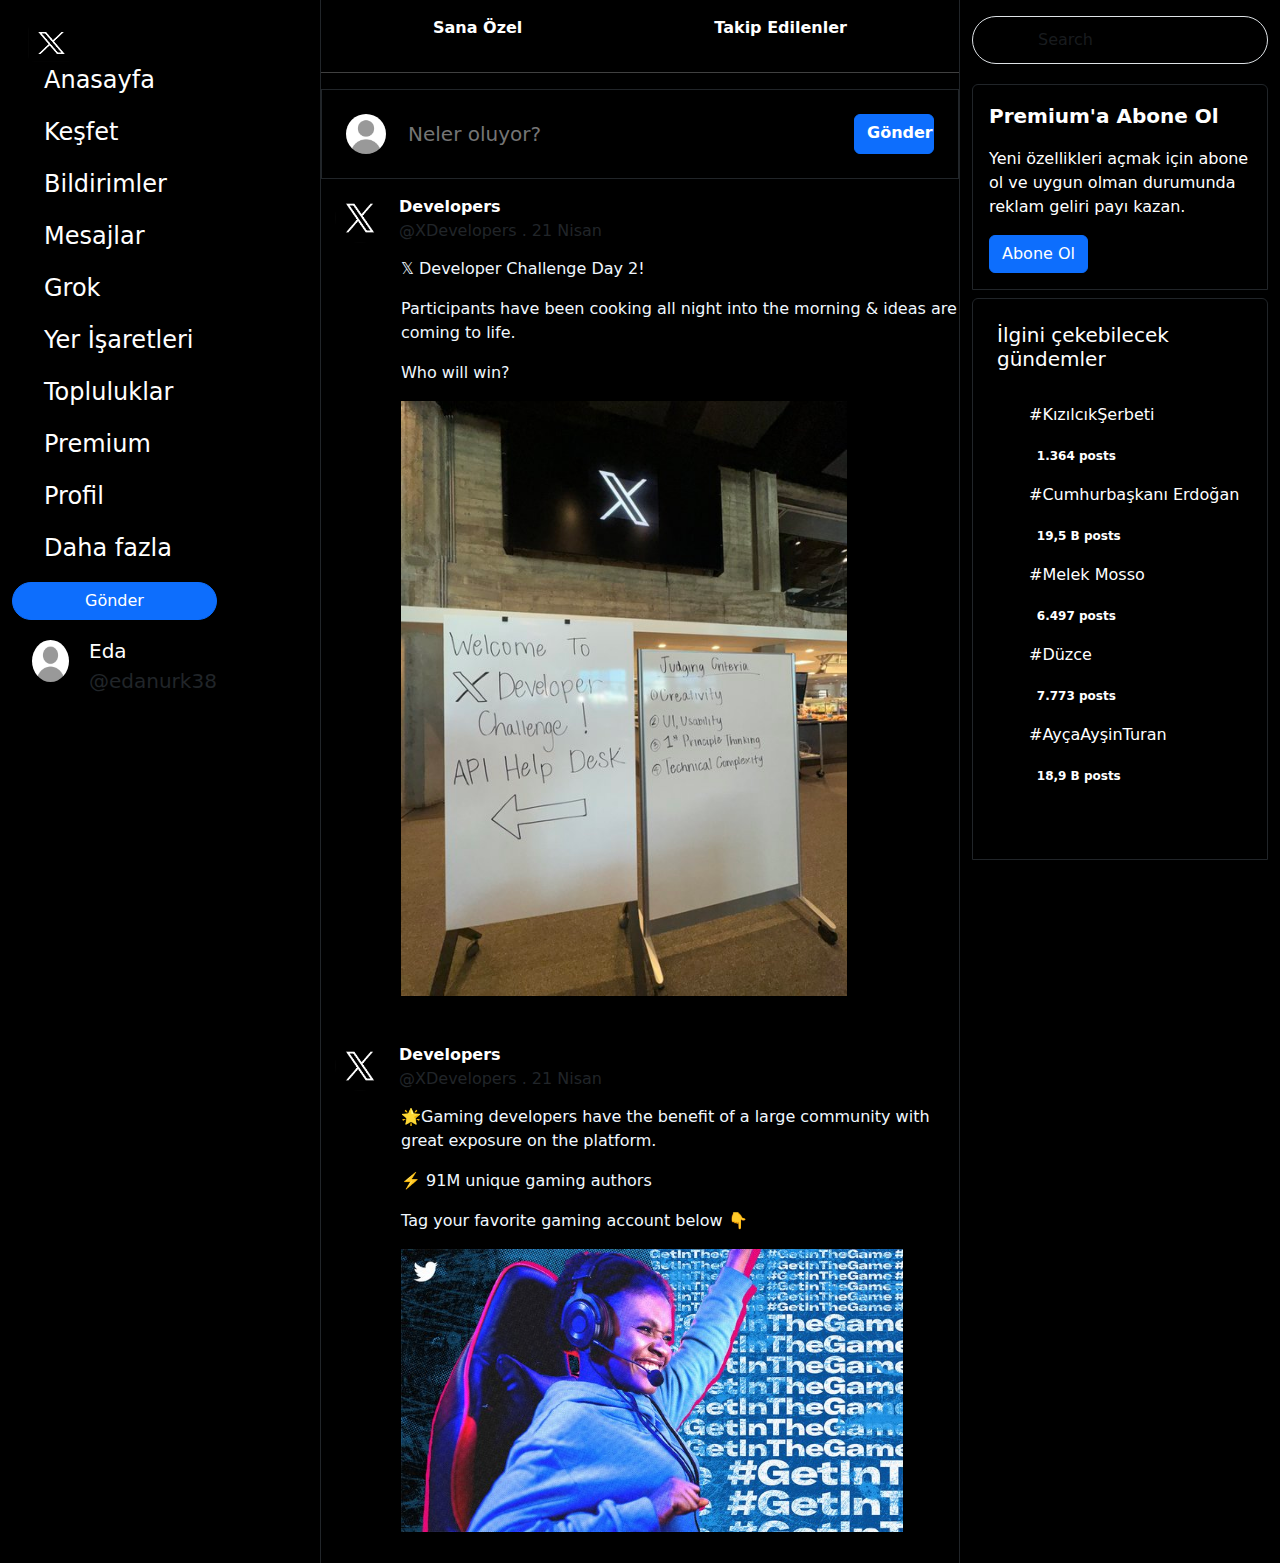
<file: index4.html>
<!DOCTYPE html>
<html lang="tr">

<head>
  <meta charset="UTF-8">
  <meta name="viewport" content="width=device-width, initial-scale=1.0">
  <title>Document</title>
  <link rel="stylesheet" href="css/bootstrap.min.css">
  <link rel="stylesheet" href="style4.css">
  <!-- <link href="https://cdn.jsdelivr.net/npm/bootstrap@5.3.0/dist/css/bootstrap.min.css" rel="stylesheet"> -->

  <!-- <link href="https://stackpath.bootstrapcdn.com/bootstrap/4.5.2/css/bootstrap.min.css" rel="stylesheet"> -->
  <link rel="stylesheet" href="https://use.fontawesome.com/releases/v5.7.0/css/all.css"
    integrity="sha384-lZN37f5QGtY3VHgisS14W3ExzMWZxybE1SJSEsQp9S+oqd12jhcu+A56Ebc1zFSJ" crossorigin="anonymous">

</head>

<body>


  <div class="container-fluid">
    <div class="row">
      <div class="col-md-3">

        <div class="nav d-flex">
          <div class="fs-4 ">
            <a href="#" class="nav-link active btn-nav-link">
              <div class="logo mt-2  ">
                <img class="rounded mt-2  " src="x logo.avif " />
              </div>
              <i class="fas fa-home p-2 fs-4  "></i> Anasayfa
            </a>
            <a href="#" class="nav-link btn-nav-link">
              <i class="fas fa-search p-2 fs-4 "></i> Keşfet
            </a>
            <a href="#" class="nav-link btn-nav-link">
              <i class="fas fa-bell p-2 fs-4 "></i> Bildirimler
            </a>
            <a href="#" class="nav-link btn-nav-link">
              <i class="fas fa-envelope p-2 fs-4 "></i> Mesajlar
            </a>
            <a href="#" class="nav-link btn-nav-link">
              <i class="fas fa-cogs p-2 fs-4 "></i> Grok
            </a>
            <a href="#" class="nav-link btn-nav-link">
              <i class="fas fa-bookmark p-2 fs-4 "></i> Yer İşaretleri
            </a>
            <a href="#" class="nav-link btn-nav-link">
              <i class="fas fa-users p-2 fs-4 "></i> Topluluklar
            </a>
            <a href="#" class="nav-link btn-nav-link">
              <i class="fas fa-star p-2 fs-4 "></i> Premium
            </a>
            <a href="#" class="nav-link btn-nav-link">
              <i class="fas fa-user p-2 fs-4 "></i> Profil
            </a>
            <a href="#" class="nav-link btn-nav-link">
              <i class="fas fa-ellipsis-h p-2 fs-4 "></i> Daha fazla
            </a>

            <div class="d-flex ">
              <button type="button" class="btn btn-primary rounded-pill  flex-grow-1  mt-2 ">Gönder</button>
            </div>

            <div class="d-flex">
              <img src="profilx.png" class="rounded-circle my-photo">
              <div class=" mt-3 ">
                <div class="text-white fs-5">Eda</div>
                <div class="mx-auto fs-5">
                  @edanurk38
                </div>
              </div>
            </div>
          </div>
        </div>

      </div>


      <div class="col-md-6 p-0 border-end border-dark border-start">
        <div class="header">

          <div class="d-flex justify-content-center justify-content-around  fw-bold p-3  text-white">
            <div class="col-example mx-5">Sana Özel</div>
            <div class="col-example px-5">Takip Edilenler</div>
          </div>
        </div>
        <hr class="text-white">
        <div class="main">
          <div class="tweetBox">
            <form>
              <div class="tweetBox_input border border-1 border-dark mt-3 d-flex   p-4 m-0">
                <img src="profilx.png" class="rounded-circle" width="40px" alt="" />
                <input type="text " placeholder="Neler oluyor?" />
                <button class="tweetBox_tweetButton   btn btn-primary fw-bold  ">Gönder </button>
              </div>
            </form>
          </div>
        </div>


        <div class="post-body">
          <div class="d-flex">
            <img src="x logo.avif" class="img-fluid2  " width="40px">
            <div class=" mt-3 ">
              <div class="text-white fw-bolder">Developers</div>
              <div class="mx-auto ">
                @XDevelopers . 21 Nisan
              </div>
            </div>

          </div>
          <div class="twitt-text">
            <p class="text">𝕏 Developer Challenge Day 2!
            </p>
            <p class="text">Participants have been cooking all night into the morning & ideas are coming to life.</p>
            <p class="text"> Who will win?</p>
            <img src="developers.jpeg" class=" img-fluid ">

          </div>


          <div class="icon mt-3">
            <i class="fas fa-comment  "></i>
            <i class="fas fa-retweet  "></i>
            <i class="fas fa-heart  "></i>
          </div>




          <div class="post2-body">
            <div class="d-flex">
              <img src="x logo.avif" class="img-fluid2  " width="40px">
              <div class=" mt-3 ">
                <div class="text-white fw-bolder">Developers</div>
                <div class="mx-auto ">
                  @XDevelopers . 21 Nisan
                </div>
              </div>
            </div>
            <div class="twitt2-text">
              <p class="text2">🌟Gaming developers have the benefit of a large community with great exposure on the
                platform.

              </p>
              <p class="text2">⚡️ 91M unique gaming authors</p>
              <p class="text2"> Tag your favorite gaming account below 👇</p>
              <img src="developers2.jpeg" class=" img-fluid3    ">

            </div>
            <div class="icon mt-3">
              <i class="fas fa-comment  "></i>
              <i class="fas fa-retweet  "></i>
              <i class="fas fa-heart  "></i>
            </div>
          </div>










        </div>


      </div>
























      <div class="col-md-3">
        <div class="Search-container">
          <div class="widgets_input" >
            <div class="d-flex border rounded-pill">
              <div><i class='fas fa-search px-4 mt-3'></i></div>
              <div class="search-input">
                <input class="form-control text-white" type="search" placeholder="Search" style="background-color: black;">
              </div>
            </div>
          </div>


          <div class="Premium-abonecontainer border rounded-top border border-1 border-dark">
            <p class="abone-text1"> Premium'a Abone Ol</p>
            <p class="abone-text">Yeni özellikleri açmak için abone ol ve uygun olman durumunda reklam geliri payı
              kazan.
            </p>
            <button type="button" class="btn btn-primary">Abone Ol</button>

          </div>


          <div class="postcontainer border border-1 border-dark p-4 rounded-top mt-2 text-white"
            style="background-color: black;">
            <h5>İlgini çekebilecek gündemler</h5>
            <ul class="list-group-dark my-5 mt-3 ">
              <li class="list-group-item py-3 ">#KızılcıkŞerbeti</li>
              <span class="badge badge-primary ">1.364 posts</span>

              <li class="list-group-item py-3">#Cumhurbaşkanı Erdoğan</li>
              <span class="badge badge-primary badge-pill">19,5 B posts</span>


              <li class="list-group-item py-3 ">#Melek Mosso</li>
              <span class="badge badge-primary badge-pill">6.497 posts</span>

              <li class="list-group-item py-3">#Düzce</li>
              <span class="badge badge-primary badge-pill">7.773 posts</span>
              <li class="list-group-item py-3">#AyçaAyşinTuran</li>
              <span class="badge badge-primary badge-pill">18,9 B posts</span>
            </ul>
          </div>



















        </div>
      </div>
    </div>
  </div>







  <script src="js/bootstrap.bundle.min.js"></script>
</body>

</html>
</file>
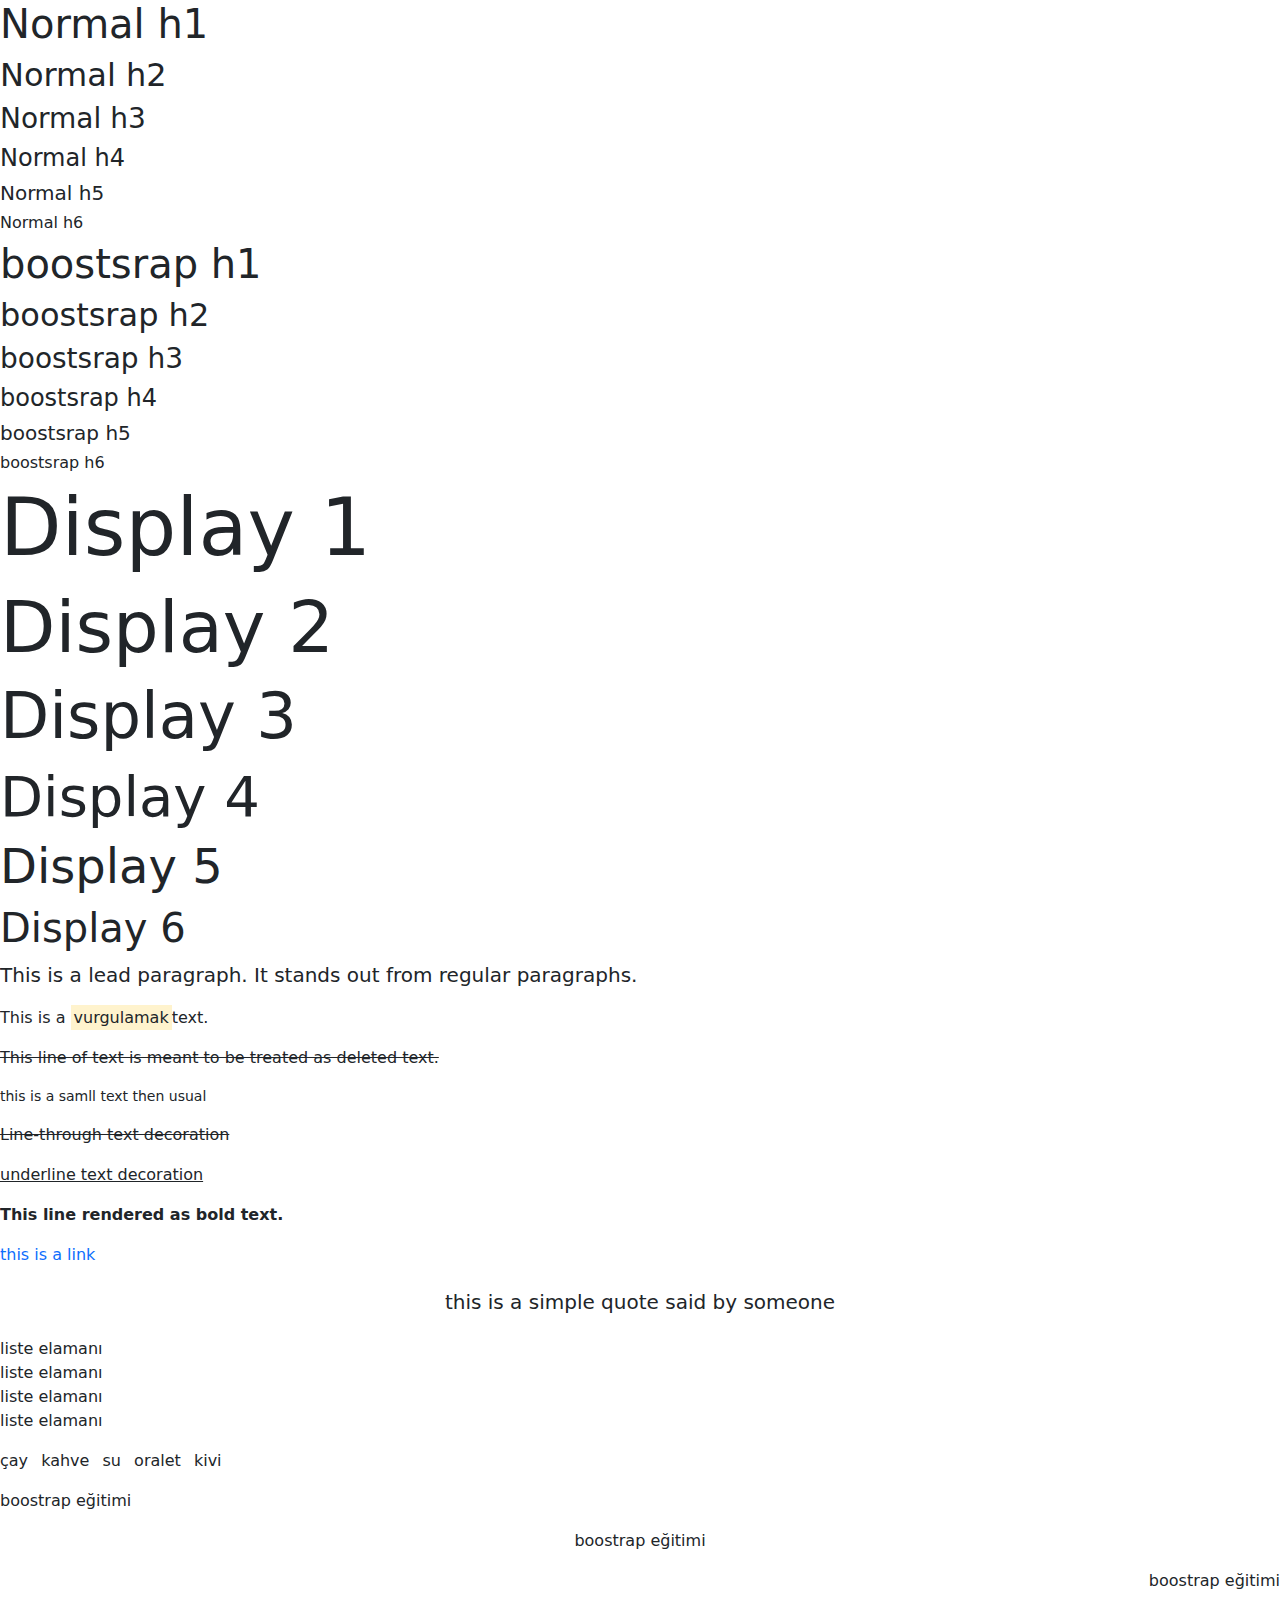
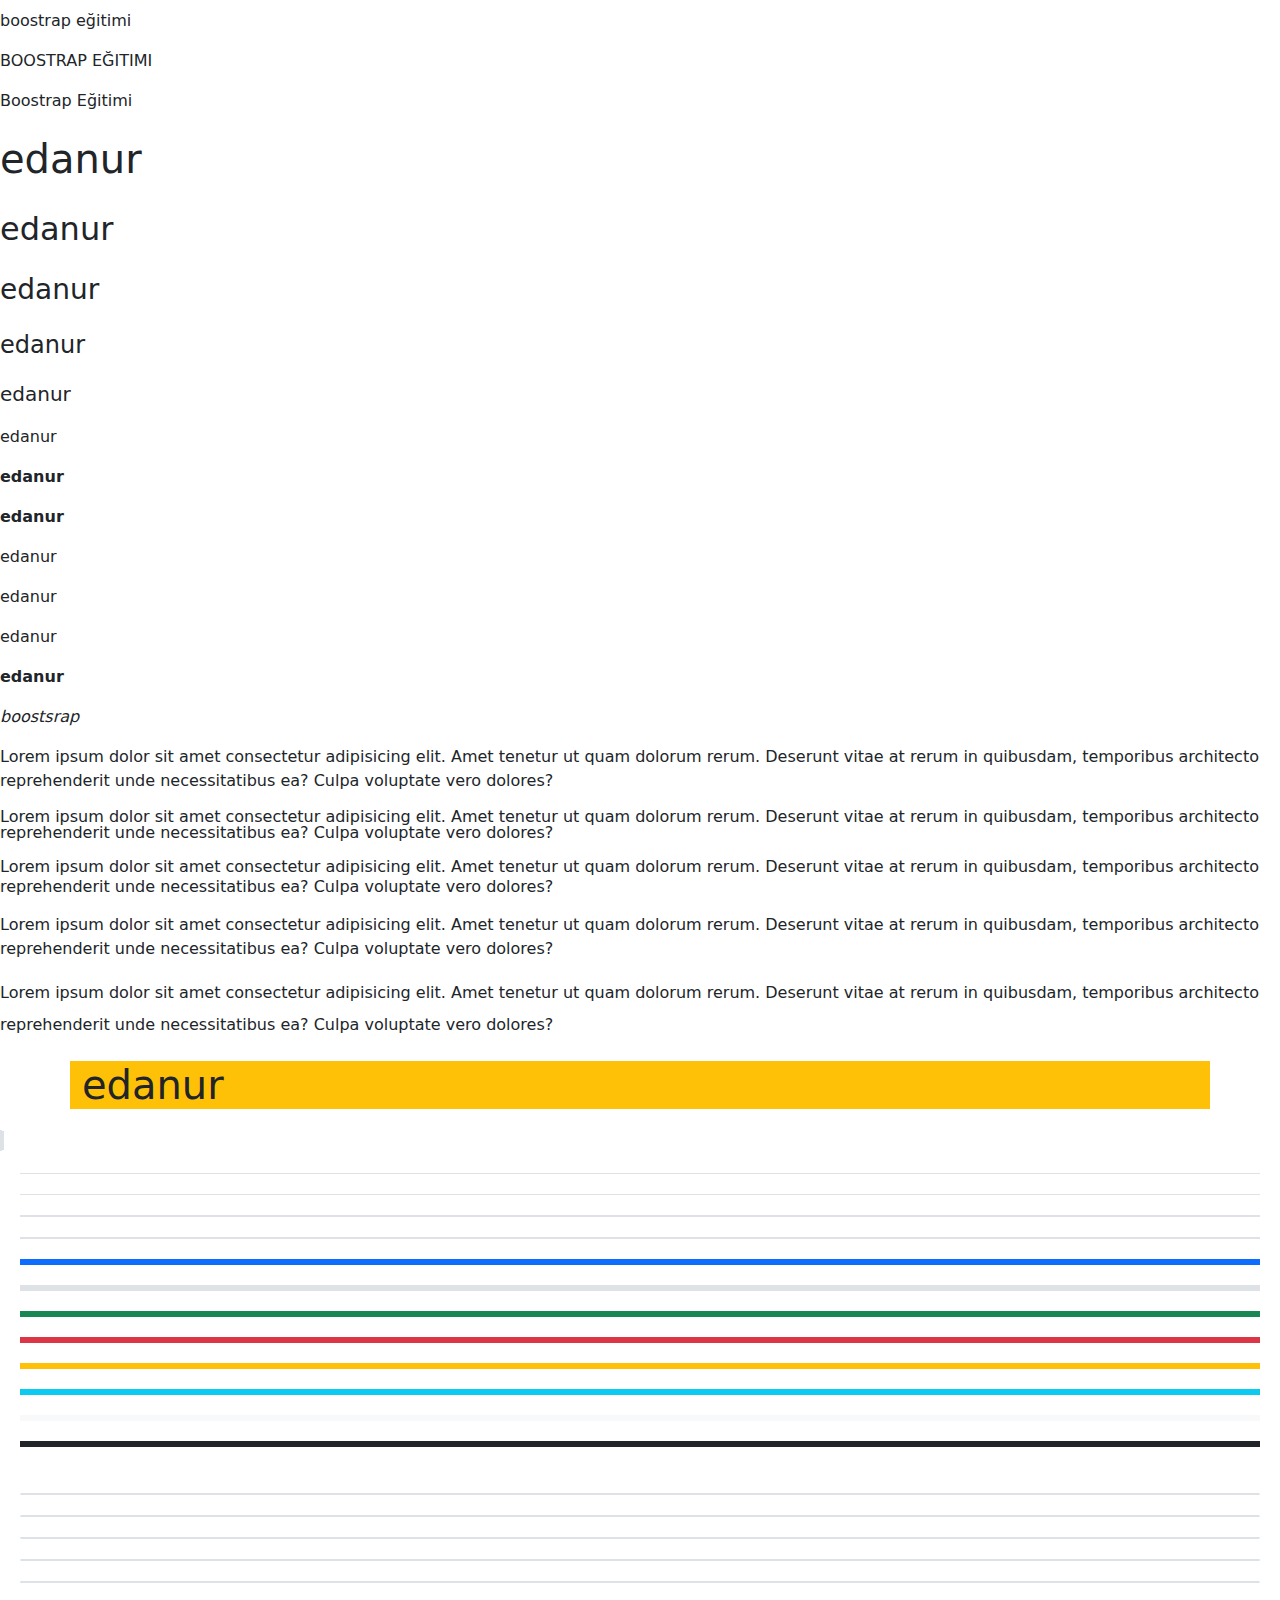
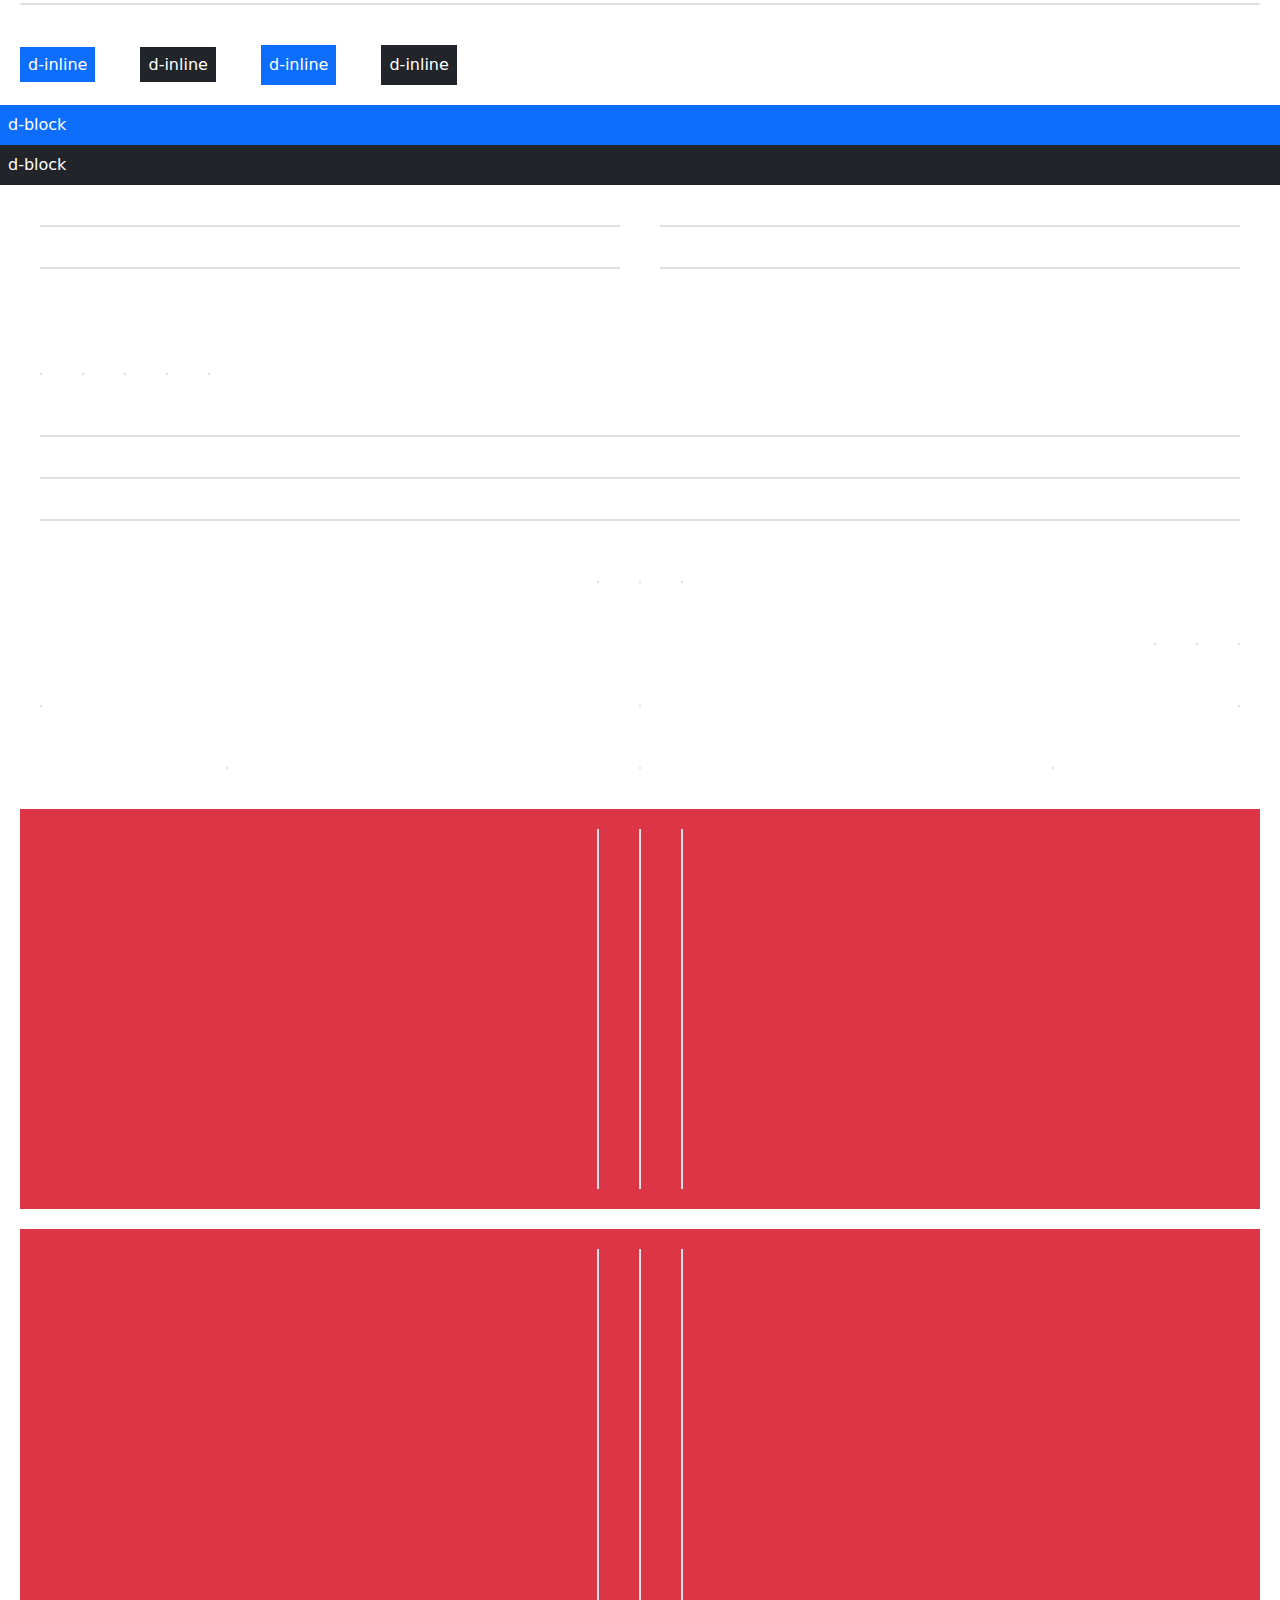
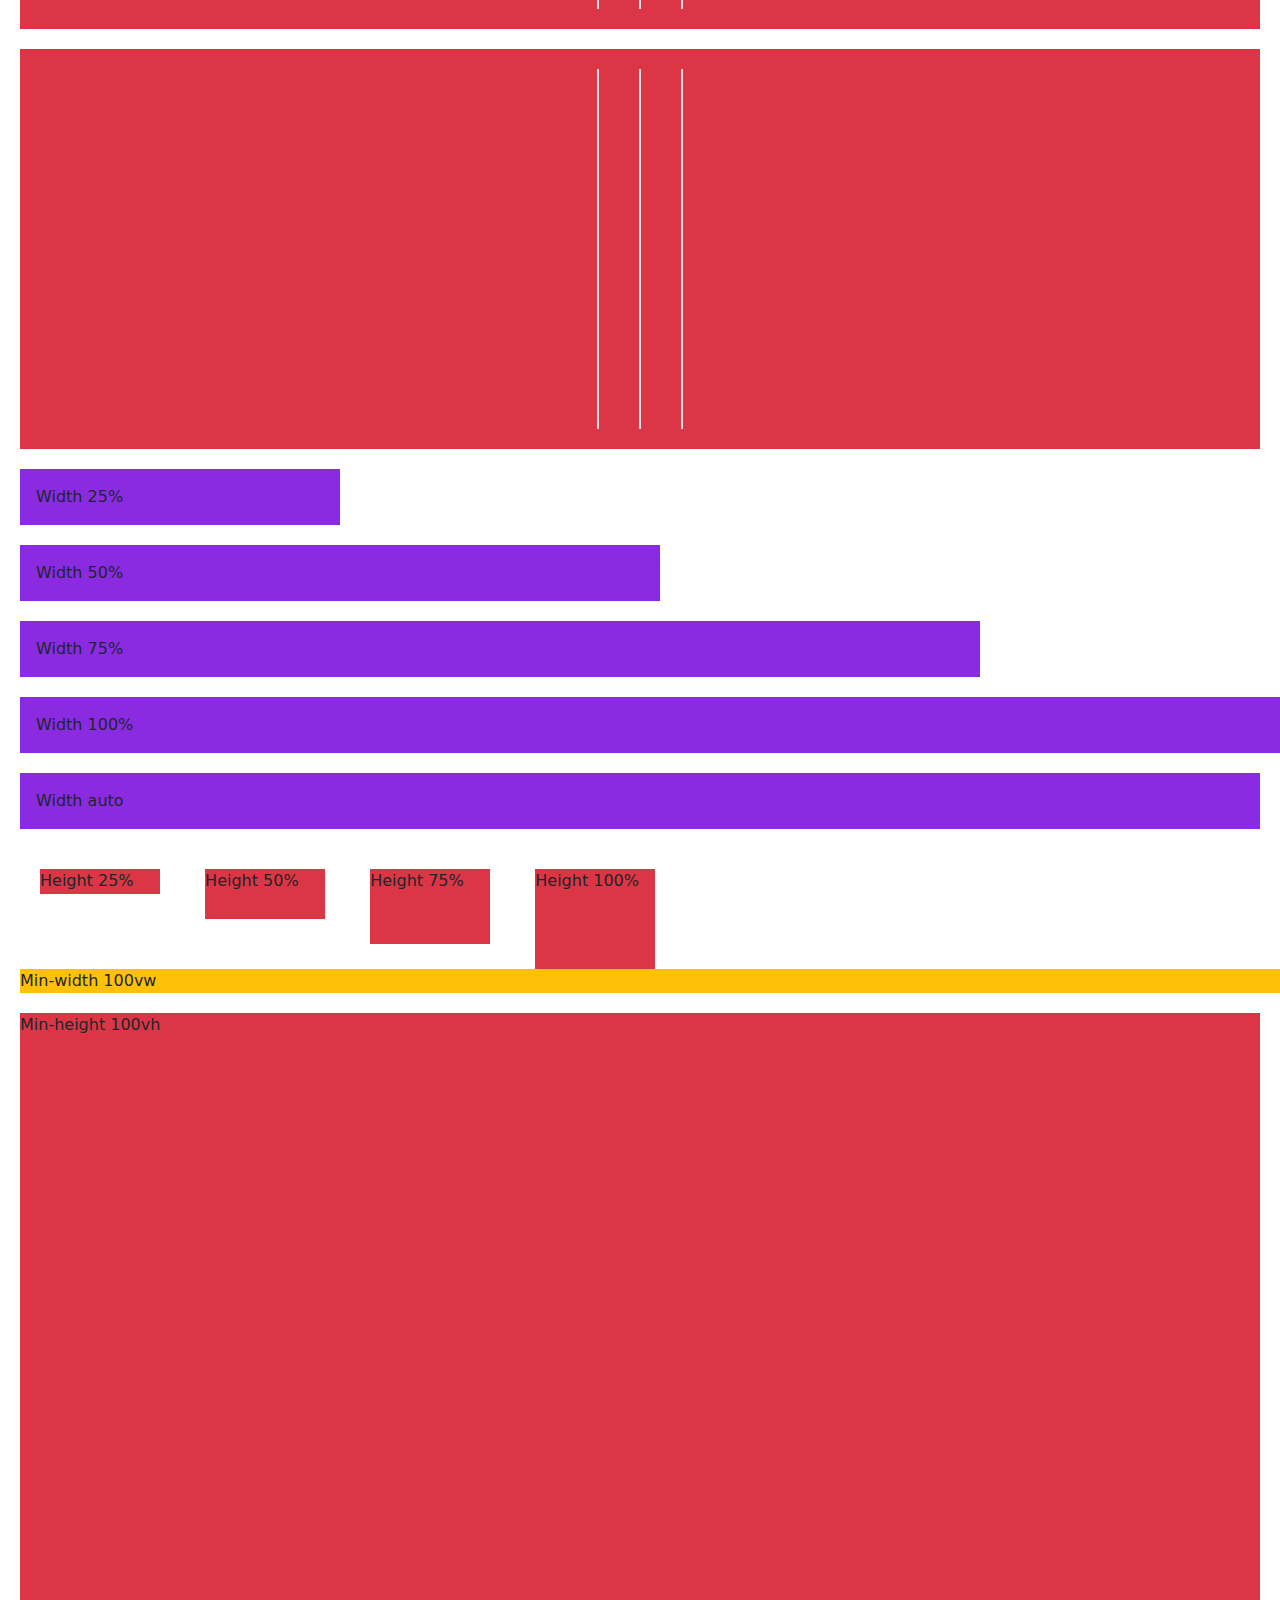
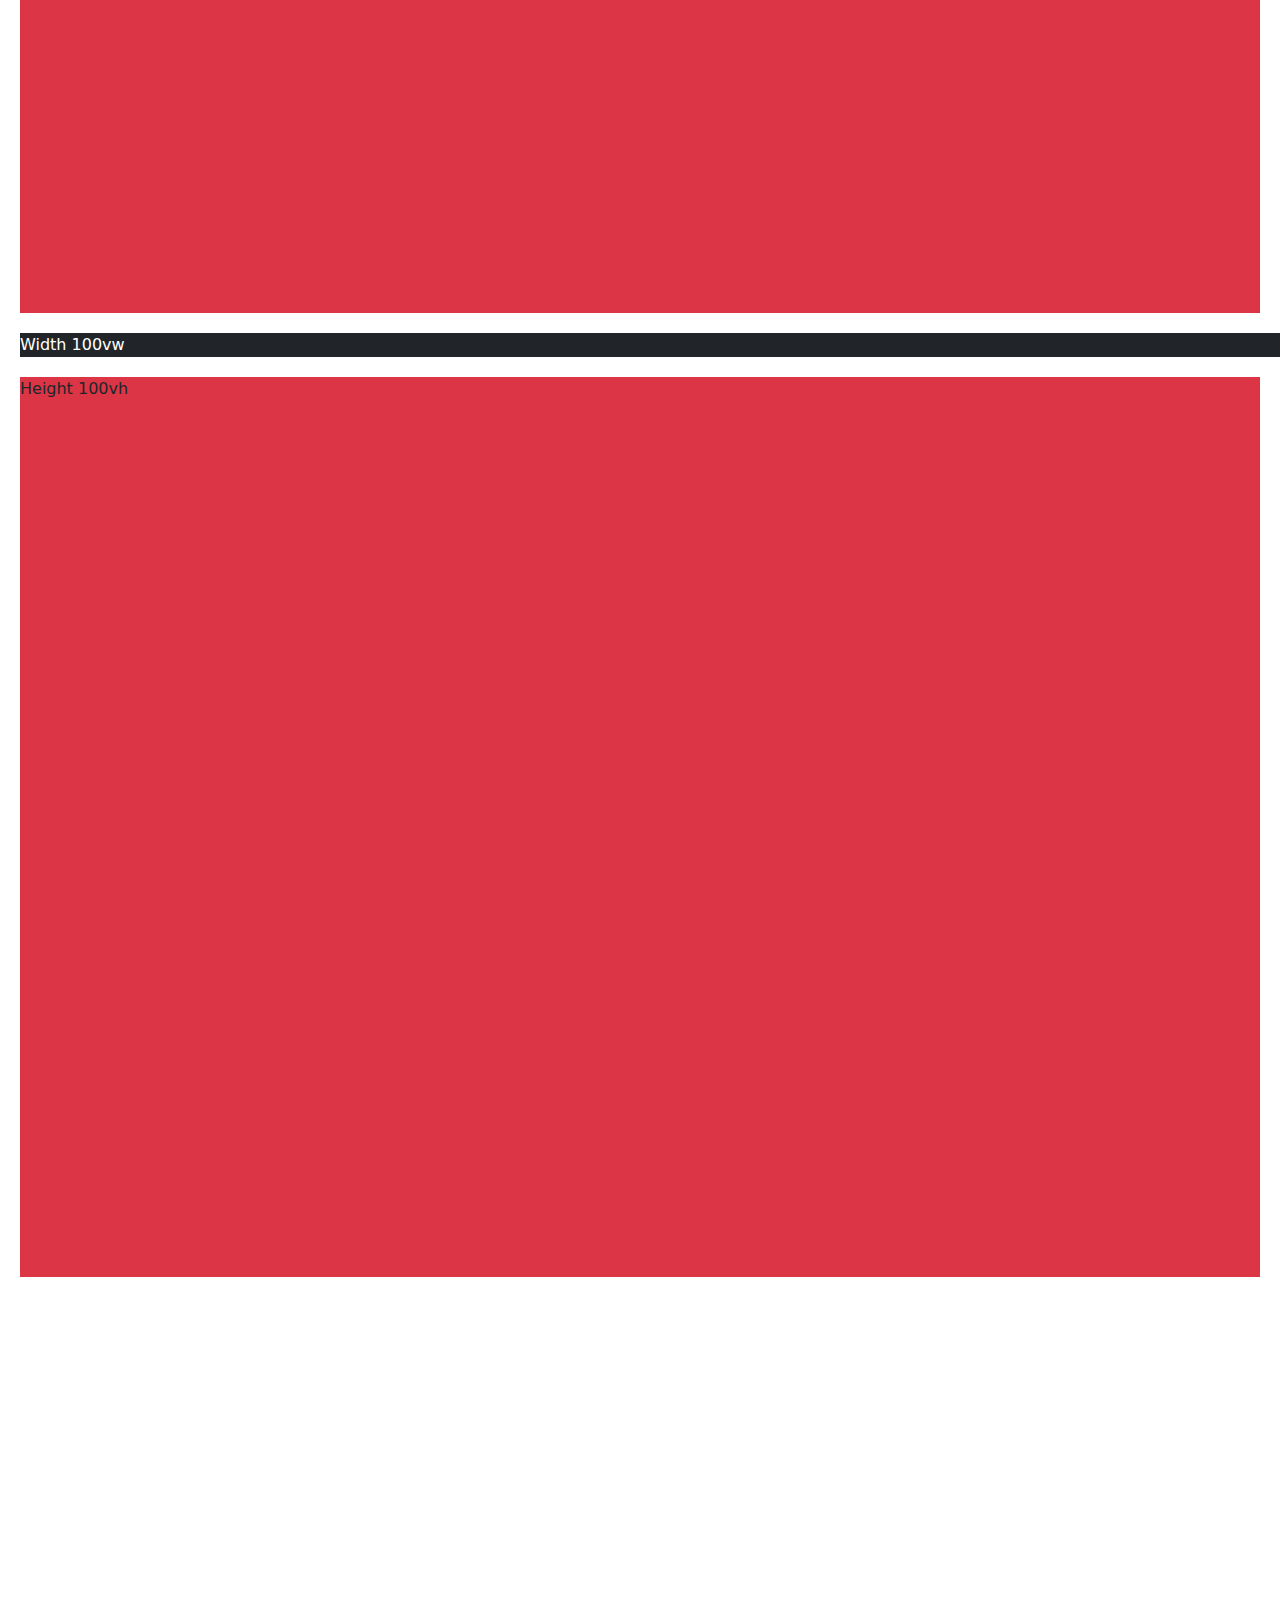
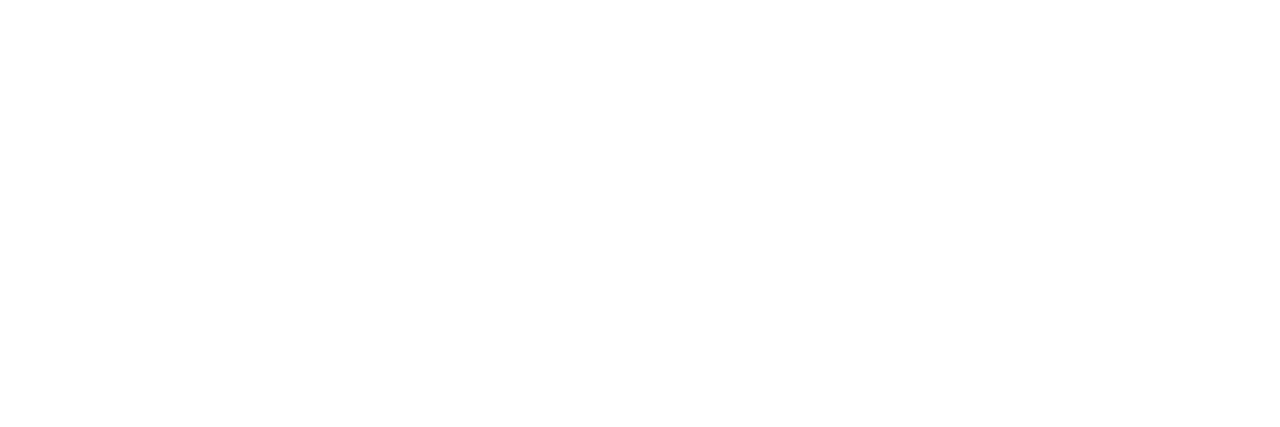
<file: boostsrap 2/index2.html>
<!DOCTYPE html>
<html lang="en">
<head>
    <meta charset="UTF-8">
    <meta name="viewport" content="width=device-width, initial-scale=1.0">
    <title>Document</title>
    <link rel="stylesheet" href="css/bootstrap.min.css">

<style>
    div{
        
        /* display: inline-block; */
        margin: 20px;
    }
    body{
        margin-bottom: 750px;
    }
  </style>
</head>
<body>
    

<!-- HEADİNGS -->

<h1>Normal h1</h1>
<h2>Normal h2</h2>
<h3>Normal h3</h3>
<h4>Normal h4</h4>
<h5>Normal h5</h5>
<h6>Normal h6</h6>



<p class="h1">boostsrap h1</p>
<p class="h2">boostsrap h2</p>
<p class="h3">boostsrap h3</p>
<p class="h4">boostsrap h4</p>
<p class="h5">boostsrap h5</p>
<p class="h6">boostsrap h6</p>

<h1 class="display-1">Display 1</h1>
<h1 class="display-2">Display 2</h1>
<h1 class="display-3">Display 3</h1>
<h1 class="display-4">Display 4</h1>
<h1 class="display-5">Display 5</h1>
<h1 class="display-6">Display 6</h1>


<!-- LEAD -->

<p class="lead">
    This is a lead paragraph. It stands out from regular paragraphs.
  </p>



<!-- 
  İNLİNE TEXT ELEMENTŞERİ -->

  <p>This is a <span class="mark">vurgulamak</span>text.</p>

  <p><del>This line of text is meant to be treated as deleted text.</del></p>

 <p class="small"> this is a samll text then usual</p>
  
  <p class="text-decoration-line-through"> Line-through text decoration</p>

  <p class="text-decoration-underline"> underline text decoration</p>

  <p><strong>This line rendered as bold text.</strong></p>

  <a href="" class="text-decoration-none"> this is a link</p> </a>



    <!-- BLOCKQUOTE -->
   <div class="text-center">
    <blockquote class="blockquote">
        <p> this is a simple quote said by someone</p>
    </blockquote>
   </div>



   <!-- LİSTS -->

   <ul class="list-unstyled"> 
    <li>liste elamanı</li>
    <li>liste elamanı</li>
    <li>liste elamanı</li>
    <li>liste elamanı</li>
   </ul>


   <!-- İnline list -->

    <ul class="list-inline">
        <li class="list-inline-item">çay</li>
        <li class="list-inline-item">kahve</li>
        <li class="list-inline-item">su</li>
        <li class="list-inline-item">oralet</li>
        <li class="list-inline-item">kivi</li>
    </ul>

    
    <!-- Text hizalama sol , orta , sağ -->

    <p class="text-start">boostrap eğitimi</p>
    <p class="text-center">boostrap eğitimi</p>
    <p class="text-end">boostrap eğitimi</p>



     <!-- Text Transform  hepsi küçük harf , hepsi büyük harf , kelimelrin baş hafleri büyük -->
     
    <p class="text-lowercase">boostrap eğitimi</p>
    <p class="text-uppercase">boostrap eğitimi</p>
    <p class="text-capitalize">boostrap eğitimi</p>



    <!-- Font Size -->

    <p class="fs-1">edanur</p>
    <p class="fs-2">edanur</p>
    <p class="fs-3">edanur</p>
    <p class="fs-4">edanur</p>
    <p class="fs-5">edanur</p>
    <p class="fs-6">edanur</p>

<!-- 
    font weight -->
 
    <p class="fw-bolder">edanur</p>
    <p class="fw-bold">edanur</p>
    <p class="fw-normal">edanur</p>
    <p class="fw-light">edanur</p>
    <p class="fw-lighter">edanur</p>
    <p class="fw-semibold">edanur</p>

<!-- 
    font style -->
 
    <p class="fst-italic">boostsrap</p>


    <!-- line height -->
     <p>Lorem ipsum dolor sit amet consectetur adipisicing elit. Amet tenetur ut quam dolorum rerum. Deserunt vitae at rerum in quibusdam, temporibus architecto reprehenderit unde necessitatibus ea? Culpa voluptate vero dolores?</p>

     <p class="lh-1">Lorem ipsum dolor sit amet consectetur adipisicing elit. Amet tenetur ut quam dolorum rerum. Deserunt vitae at rerum in quibusdam, temporibus architecto reprehenderit unde necessitatibus ea? Culpa voluptate vero dolores?</p>

     <p class="lh-sm">Lorem ipsum dolor sit amet consectetur adipisicing elit. Amet tenetur ut quam dolorum rerum. Deserunt vitae at rerum in quibusdam, temporibus architecto reprehenderit unde necessitatibus ea? Culpa voluptate vero dolores?</p>

     <p class="lh-base">Lorem ipsum dolor sit amet consectetur adipisicing elit. Amet tenetur ut quam dolorum rerum. Deserunt vitae at rerum in quibusdam, temporibus architecto reprehenderit unde necessitatibus ea? Culpa voluptate vero dolores?</p>

     <p class="lh-lg">Lorem ipsum dolor sit amet consectetur adipisicing elit. Amet tenetur ut quam dolorum rerum. Deserunt vitae at rerum in quibusdam, temporibus architecto reprehenderit unde necessitatibus ea? Culpa voluptate vero dolores?</p>

 

    <!-- COLOR -->
    <!-- colors on text -->
    <div class="container bg-warning">
      <h1>edanur</h1>
    </div>


      <!-- Border -->

      <span class="border"></span>
      <span class="border-top"></span>
      <span class="border-end"></span>
      <span class="border-bottom"></span>
      <span class="border-start"></span>


      <!-- Border genişlikleri -->
       
      <div class="border border-top-0 "></div>
      <div class="border border-bottom-0 "></div>
      <div class="border border-start-0 "></div>
      <div class="border border-end-0 "></div>

     
       <!-- border renkleri -->
        <div class="border border-3 border-primary"></div>
        <div class="border border-3 border-secondray"></div>
        <div class="border border-3 border-success"></div>
        <div class="border border-3 border-danger"></div>
        <div class="border border-3 border-warning"></div>
        <div class="border border-3 border-info"></div>
        <div class="border border-3 border-light"></div>
        <div class="border border-3 border-dark"></div>
        <div class="border border-3 border-white"></div>
       
    
         <!-- border Radius -->
          <div class="border rounded"></div>
          <div class="border rounded-top"></div>
          <div class="border rounded-bottom"></div>
          <div class="border rounded-start"></div>
          <div class="border rounded-end"></div>
          <div class="border rounded-pill"></div>



     <div class="d-inline p-2 text-bg-primary"> d-inline</div>
     <div class="d-inline p-2 text-bg-dark"> d-inline</div>


    
    
     <div class="d-inline-block p-2 text-bg-primary"> d-inline</div>
     <div class="d-inline-block p-2 text-bg-dark"> d-inline</div>


     
     <span class="d-block p-2 text-bg-primary"> d-block</span>
     <span class="d-block p-2 text-bg-dark"> d-block</span>


    
     <!-- Grid -->
    <div class="d-grid" style="grid-template-columns: 1fr 1fr;">
    <div class="border"></div>
    <div class="border"></div>
    <div class="border"></div>
    <div class="border"></div>
    </div>
    <br>

    <div class="d-flex">
        <div class="border"></div>
        <div class="border"></div>
        <div class="border"></div>
        <div class="border"></div>
        <div class="border"></div>
    </div>

        

        <!-- flex direction -->
         <div class="d-flex flex-column">
            <div class="border"></div>
            <div class="border"></div>
            <div class="border"></div>
         </div>


         <div class="d-flex justify-content-center"> 
            <div class="border"></div>
            <div class="border"></div>
            <div class="border"></div>
         </div>

        
         <div class="d-flex justify-content-end"> 
            <div class="border"></div>
            <div class="border"></div>
            <div class="border"></div>
         </div>

  
         <div class="d-flex justify-content-between"> 
            <div class="border"></div>
            <div class="border"></div>
            <div class="border"></div>
         </div>

         <div class="d-flex justify-content-around"> 
            <div class="border"></div>
            <div class="border"></div>
            <div class="border"></div>
         </div>

   

            <!-- Align ıtems -->
       
            
         <div class="d-flex bg-danger aling-items-start justify-content-center" style="height: 400px;"> 
            <div class="border"></div>
            <div class="border"></div>
            <div class="border"></div>
         </div>


      
               
         <div class="d-flex bg-danger aling-items-center justify-content-center" style="height: 400px;"> 
            <div class="border"></div>
            <div class="border"></div>
            <div class="border"></div>
         </div>


          
         <div class="d-flex bg-danger aling-items-end justify-content-center" style="height: 400px;"> 
            <div class="border"></div>
            <div class="border"></div>
            <div class="border"></div>
         </div>



<!-- 
      Positation
       -->

       <!-- <div class="Positation-relative bg-danger" style="height: 400px;">

        <div class="Positation-absolute border top-0 start-0 text-white text-center">EDA</div>
        
        <div class="Positation-absolute border bottom  text-white text-center">EDA</div> -->

        




        <div class="w-25 p-3" style="background-color: blueviolet;">Width 25%</div>
        <div class="w-50 p-3" style="background-color: blueviolet;">Width 50%</div>
        <div class="w-75 p-3" style="background-color: blueviolet;">Width 75%</div>
        <div class="w-100 p-3" style="background-color: blueviolet;">Width 100%</div>
        <div class="w-auto p-3" style="background-color: blueviolet;">Width auto</div>




    
        <div style="height: 100px;">
            <div class="h-25 d-inline-block bg-danger" style="width: 120px;">Height 25%</div>
            <div class="h-50 d-inline-block bg-danger" style="width: 120px;">Height 50%</div>
            <div class="h-75 d-inline-block bg-danger" style="width: 120px;">Height 75%</div>
            <div class="h-100 d-inline-block bg-danger" style="width: 120px;">Height 100%</div>
          </div>



          <div class="min-vw-100 bg-warning">Min-width 100vw</div>
          <div class="min-vh-100 bg-danger">Min-height 100vh</div>
          <div class="vw-100 text-bg-dark">Width 100vw</div>
          <div class="vh-100 bg-danger">Height 100vh</div>
 








     
       
















    <script src="js/bootstrap.bundle.min.js"></script>
</body>
</html>
</file>
<file: style4.css>
.rounded {
    width: 47px;
    height: 38px;
}

body {
    background-color: black;
}

.sidebar {
    height: 200vh;
    background-color: black;
    color: white;
    width: 360px;
    /* margin-left: -50px; */




}

.btn-nav-link {
    color: white;
}

.sidebar a {
    color: white;
    font-size: 20px;

}

.tweetBox_input input {
    flex: 1;
    margin-left: 20px;
    font-size: 20px;
    border: none;

    background-color: #000000;
    color: white;


}

.tweetBox_tweetButton {
    width: 80px;
    height: 40px;
    display: flex;



}

.nav {
    justify-content: center;
    position: fixed;
    background-color: black;
}

@media only screen and (max-width: 800px) {
    .nav {
      position: initial;
    }
  }

.my-photo {
    height: 42px;
    width: 37px;
    margin: 20px;

}

.img-fluid {
    width: 80%;
}

.img-fluid2 {
    border-radius: 50%;
    height: 50px;
    width: 50px;
    margin: 14px;


}

.img-fluid3 {
    width: 90%;

}

.twitt-text {
    color: aliceblue;
    display: flex;
    flex-direction: column;
    margin-left: 80px;


}

.icon {
    display: flex;
    justify-content: space-around;
    flex-direction: row;
    color: gray;
    margin-bottom: 15px;

}

.form-control {
    margin: 5px;
    background-color: gray;
    border: none;

    display: block;


}

.widgets_input {
    background-color:black;

    border-radius: 1.2rem;
    margin-top: 1rem;

    /* margin-right: 5rem; */


    /* justify-content: start; */


}

.widgets_input i .Search-container {
    padding-right: 3rem;
    position: fixed;

}

.Premium-abonecontainer {
    color: white;
    margin-top: 20px;
    padding: 1rem;



}

.abone-text1 {
    font-size: 20px;
    font-weight: 600;
}

.twitt2-text {
    color: aliceblue;
    display: flex;
    flex-direction: column;
    margin-left: 80px;


}

.form-control:focus {
    border-color: black;
    box-shadow: 0 0 0 0 ;
}
</file>
